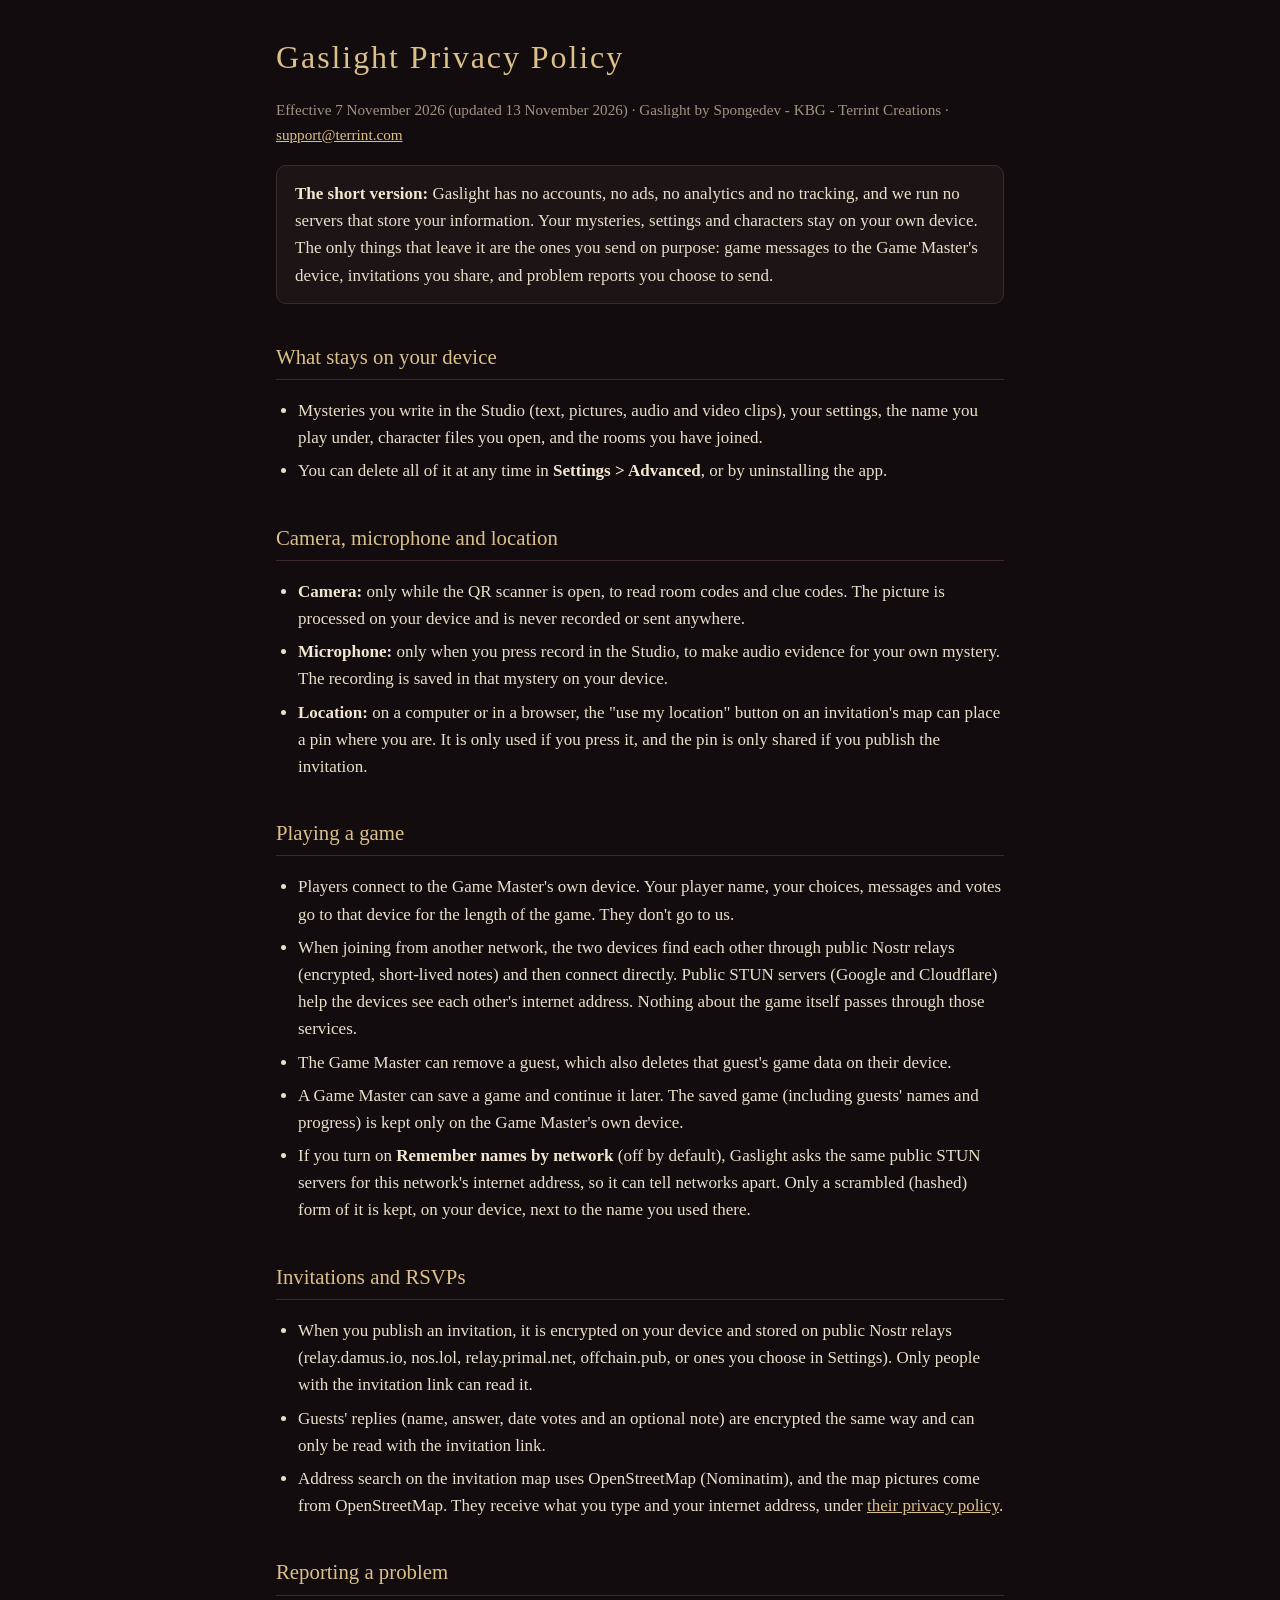
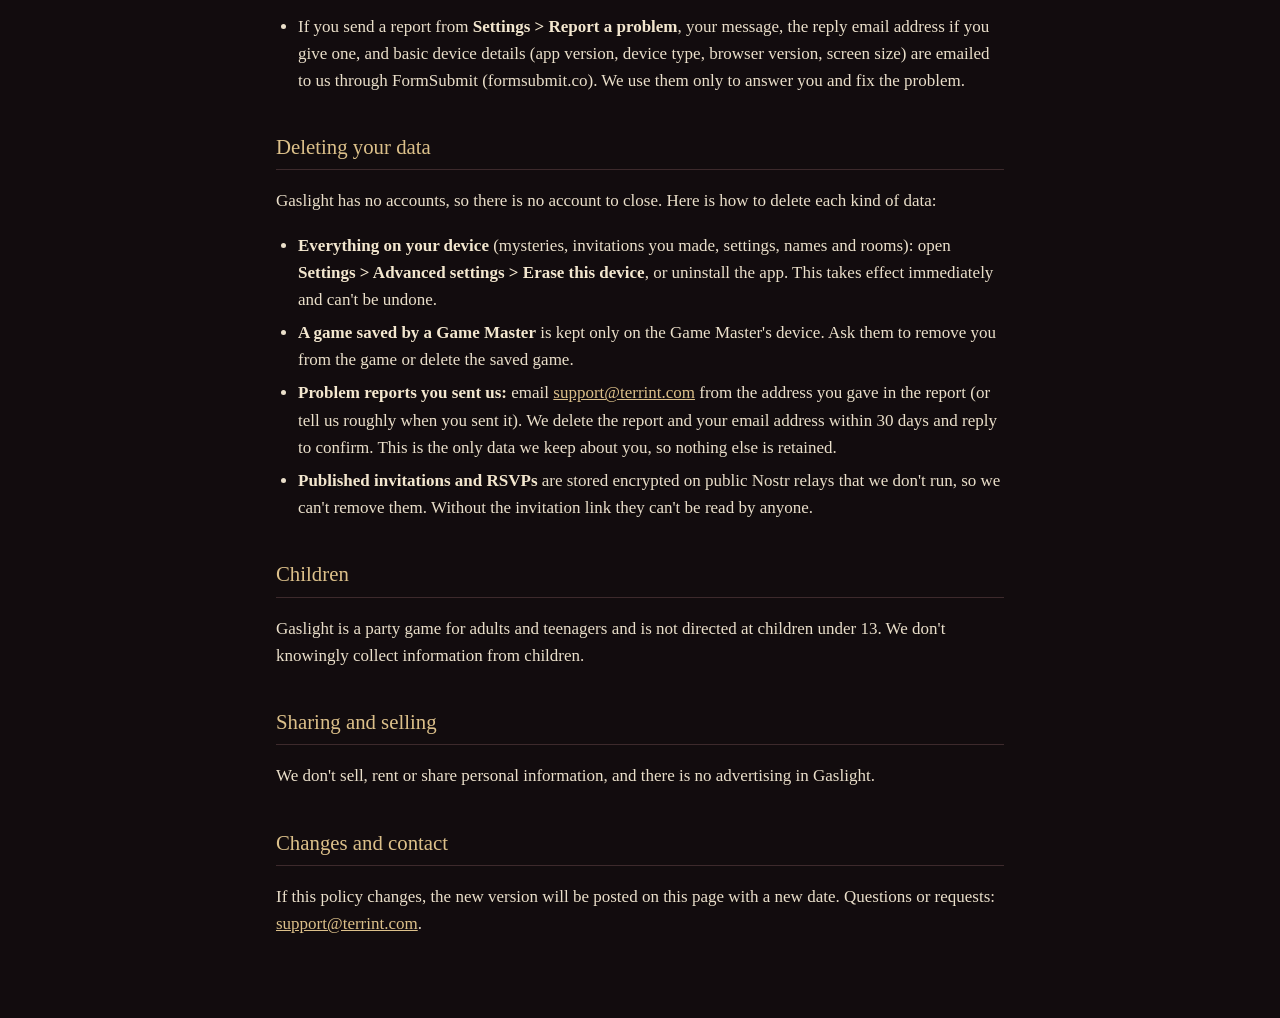
<file: privacy.html>
<!doctype html>
<html lang="en">
<head>
<link rel="canonical" href="https://gaslight.terrint.com/privacy.html" />
<meta charset="utf-8">
<meta name="viewport" content="width=device-width, initial-scale=1">
<title>Gaslight Privacy Policy</title>
<meta name="description" content="What the Gaslight murder mystery app does with your information.">
<link rel="icon" href="icon.svg">
<style>
  :root { --bg: #120c0e; --surface: #1d1416; --line: #3d2a2c; --text: #eadfca; --muted: #a39282; --brass: #dcc08a; color-scheme: dark; }
  * { box-sizing: border-box; }
  body { margin: 0; background: var(--bg); color: var(--text); font: 17px/1.6 Georgia, 'Times New Roman', serif; }
  main { max-width: 760px; margin: 0 auto; padding: 32px 16px 64px; }
  h1 { font-weight: normal; letter-spacing: 0.06em; color: var(--brass); margin: 0 0 4px; font-size: 2rem; }
  h2 { font-weight: normal; color: var(--brass); margin: 36px 0 8px; font-size: 1.3rem; border-bottom: 1px solid var(--line); padding-bottom: 6px; }
  p, li { color: var(--text); }
  .muted { color: var(--muted); font-size: 0.95rem; }
  .box { background: var(--surface); border: 1px solid var(--line); border-radius: 10px; padding: 14px 18px; margin: 18px 0; }
  a { color: var(--brass); }
  ul { padding-left: 22px; }
  li { margin: 6px 0; }
  b { color: #f3e7cf; }
</style>
</head>
<body>
<main>
  <h1>Gaslight Privacy Policy</h1>
  <p class="muted">Effective 7 November 2026 (updated 13 November 2026) · Gaslight by Spongedev - KBG - Terrint Creations · <a href="mailto:support@terrint.com">support@terrint.com</a></p>

  <div class="box">
    <b>The short version:</b> Gaslight has no accounts, no ads, no analytics and no tracking, and we run no servers that store your information. Your mysteries, settings and characters stay on your own device. The only things that leave it are the ones you send on purpose: game messages to the Game Master's device, invitations you share, and problem reports you choose to send.
  </div>

  <h2>What stays on your device</h2>
  <ul>
    <li>Mysteries you write in the Studio (text, pictures, audio and video clips), your settings, the name you play under, character files you open, and the rooms you have joined.</li>
    <li>You can delete all of it at any time in <b>Settings &gt; Advanced</b>, or by uninstalling the app.</li>
  </ul>

  <h2>Camera, microphone and location</h2>
  <ul>
    <li><b>Camera:</b> only while the QR scanner is open, to read room codes and clue codes. The picture is processed on your device and is never recorded or sent anywhere.</li>
    <li><b>Microphone:</b> only when you press record in the Studio, to make audio evidence for your own mystery. The recording is saved in that mystery on your device.</li>
    <li><b>Location:</b> on a computer or in a browser, the "use my location" button on an invitation's map can place a pin where you are. It is only used if you press it, and the pin is only shared if you publish the invitation.</li>
  </ul>

  <h2>Playing a game</h2>
  <ul>
    <li>Players connect to the Game Master's own device. Your player name, your choices, messages and votes go to that device for the length of the game. They don't go to us.</li>
    <li>When joining from another network, the two devices find each other through public Nostr relays (encrypted, short-lived notes) and then connect directly. Public STUN servers (Google and Cloudflare) help the devices see each other's internet address. Nothing about the game itself passes through those services.</li>
    <li>The Game Master can remove a guest, which also deletes that guest's game data on their device.</li>
    <li>A Game Master can save a game and continue it later. The saved game (including guests' names and progress) is kept only on the Game Master's own device.</li>
    <li>If you turn on <b>Remember names by network</b> (off by default), Gaslight asks the same public STUN servers for this network's internet address, so it can tell networks apart. Only a scrambled (hashed) form of it is kept, on your device, next to the name you used there.</li>
  </ul>

  <h2>Invitations and RSVPs</h2>
  <ul>
    <li>When you publish an invitation, it is encrypted on your device and stored on public Nostr relays (relay.damus.io, nos.lol, relay.primal.net, offchain.pub, or ones you choose in Settings). Only people with the invitation link can read it.</li>
    <li>Guests' replies (name, answer, date votes and an optional note) are encrypted the same way and can only be read with the invitation link.</li>
    <li>Address search on the invitation map uses OpenStreetMap (Nominatim), and the map pictures come from OpenStreetMap. They receive what you type and your internet address, under <a href="https://osmfoundation.org/wiki/Privacy_Policy" rel="noopener">their privacy policy</a>.</li>
  </ul>

  <h2>Reporting a problem</h2>
  <ul>
    <li>If you send a report from <b>Settings &gt; Report a problem</b>, your message, the reply email address if you give one, and basic device details (app version, device type, browser version, screen size) are emailed to us through FormSubmit (formsubmit.co). We use them only to answer you and fix the problem.</li>
  </ul>

  <h2 id="delete-data">Deleting your data</h2>
  <p>Gaslight has no accounts, so there is no account to close. Here is how to delete each kind of data:</p>
  <ul>
    <li><b>Everything on your device</b> (mysteries, invitations you made, settings, names and rooms): open <b>Settings &gt; Advanced settings &gt; Erase this device</b>, or uninstall the app. This takes effect immediately and can't be undone.</li>
    <li><b>A game saved by a Game Master</b> is kept only on the Game Master's device. Ask them to remove you from the game or delete the saved game.</li>
    <li><b>Problem reports you sent us:</b> email <a href="mailto:support@terrint.com?subject=Delete%20my%20data">support@terrint.com</a> from the address you gave in the report (or tell us roughly when you sent it). We delete the report and your email address within 30 days and reply to confirm. This is the only data we keep about you, so nothing else is retained.</li>
    <li><b>Published invitations and RSVPs</b> are stored encrypted on public Nostr relays that we don't run, so we can't remove them. Without the invitation link they can't be read by anyone.</li>
  </ul>

  <h2>Children</h2>
  <p>Gaslight is a party game for adults and teenagers and is not directed at children under 13. We don't knowingly collect information from children.</p>

  <h2>Sharing and selling</h2>
  <p>We don't sell, rent or share personal information, and there is no advertising in Gaslight.</p>

  <h2>Changes and contact</h2>
  <p>If this policy changes, the new version will be posted on this page with a new date. Questions or requests: <a href="mailto:support@terrint.com">support@terrint.com</a>.</p>
</main>
</body>
</html>
</file>
